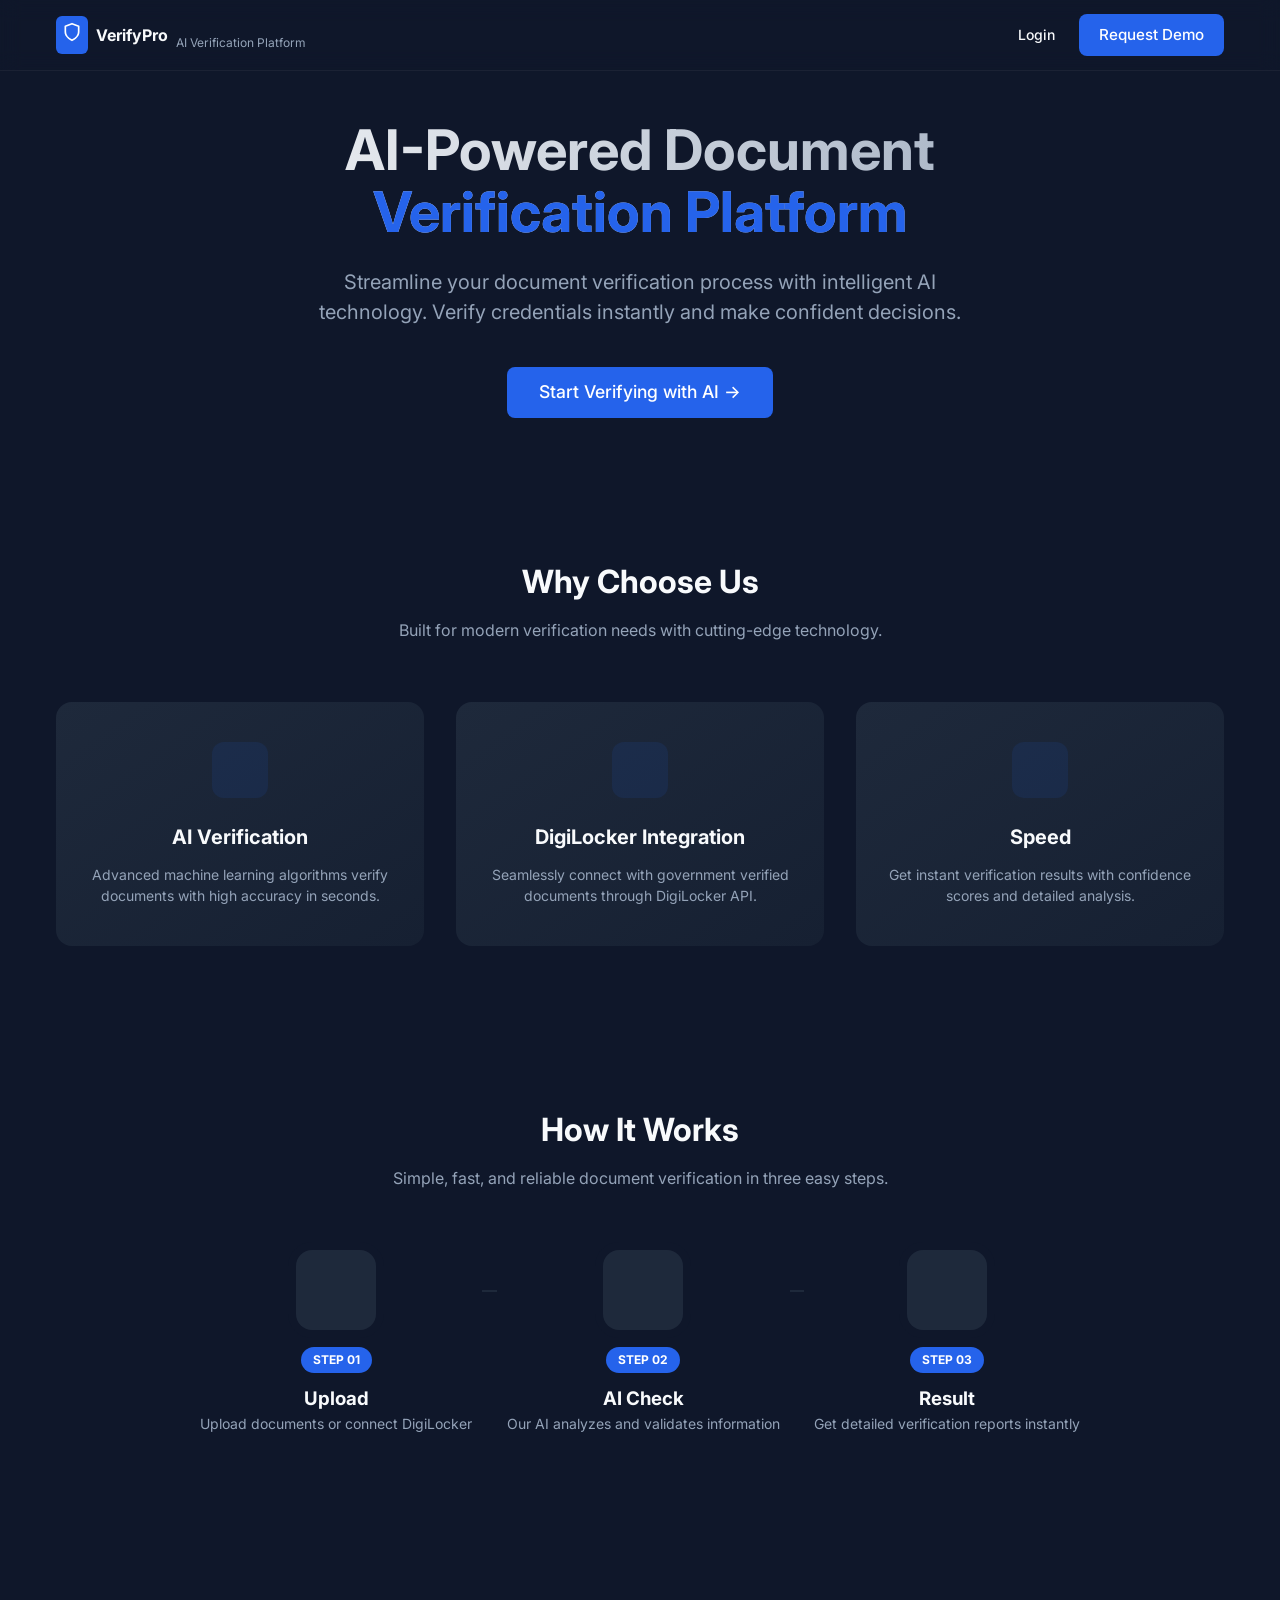
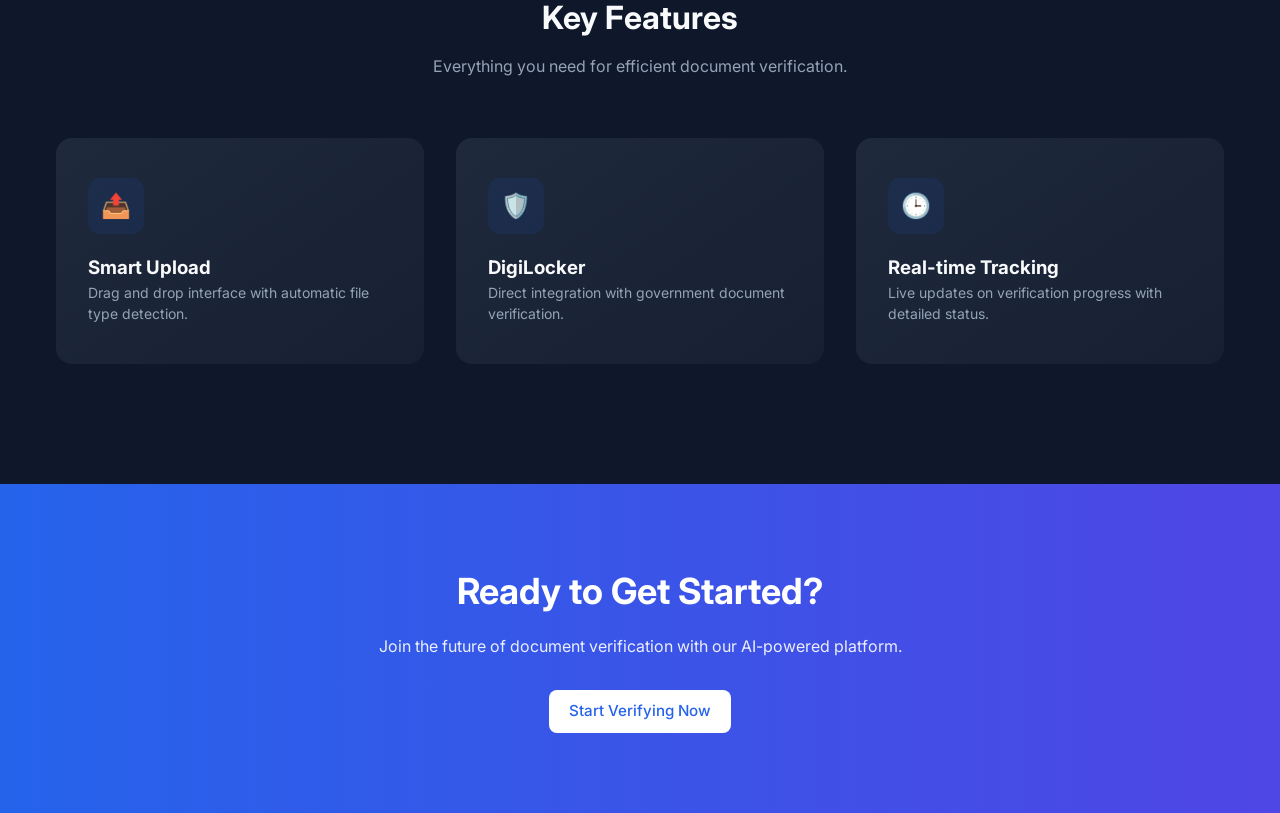
<file: index.html>
<!DOCTYPE html>
<html lang="en">

<head>
    <meta charset="UTF-8">
    <meta name="viewport" content="width=device-width, initial-scale=1.0">
    <title>VerifyPro - AI Document Verification</title>
    <link rel="stylesheet" href="css/style.css">
    <link href="https://fonts.googleapis.com/css2?family=Inter:wght@400;500;600;700&display=swap" rel="stylesheet">
    <style>
        /* Landing Specific Styles */
        .hero {
            padding: 120px 0 80px;
            text-align: center;
        }

        .hero h1 {
            font-size: 3.5rem;
            line-height: 1.1;
            margin-bottom: 24px;
            background: linear-gradient(to right, #fff, #94a3b8);
            -webkit-background-clip: text;
            -webkit-text-fill-color: transparent;
        }

        .highlight-blue {
            color: var(--primary-color);
            -webkit-text-fill-color: var(--primary-color);
        }

        .hero p {
            font-size: 1.25rem;
            color: var(--text-muted);
            max-width: 700px;
            margin: 0 auto 40px;
        }

        .feature-grid {
            display: grid;
            grid-template-columns: repeat(auto-fit, minmax(300px, 1fr));
            gap: 32px;
            margin-top: 60px;
        }

        .feature-card {
            background: linear-gradient(145deg, var(--background-card), #162032);
            padding: 40px 32px;
            text-align: center;
            border-radius: 16px;
            transition: transform 0.3s;
        }

        .feature-card:hover {
            transform: translateY(-5px);
        }

        .icon-box {
            width: 56px;
            height: 56px;
            background-color: rgba(37, 99, 235, 0.1);
            color: var(--primary-color);
            border-radius: 12px;
            display: flex;
            align-items: center;
            justify-content: center;
            margin: 0 auto 24px;
            font-size: 24px;
        }

        .steps-section {
            padding: 100px 0;
            text-align: center;
        }

        .steps-container {
            display: flex;
            justify-content: space-between;
            align-items: center;
            max-width: 900px;
            margin: 60px auto 0;
            position: relative;
        }

        /* Line connecting steps */
        .steps-container::before {
            content: '';
            position: absolute;
            top: 40px;
            left: 100px;
            right: 100px;
            height: 2px;
            background-color: var(--background-card);
            z-index: 0;
        }

        .step-item {
            position: relative;
            z-index: 1;
            background-color: var(--background-dark);
            padding: 0 10px;
        }

        .step-icon {
            width: 80px;
            height: 80px;
            background-color: var(--background-card);
            border-radius: 16px;
            display: flex;
            align-items: center;
            justify-content: center;
            margin: 0 auto 16px;
            font-size: 32px;
            color: var(--primary-color);
            box-shadow: 0 0 0 8px var(--background-dark);
            /* Fake spacing for line */
        }

        .step-badge {
            background-color: var(--primary-color);
            color: white;
            padding: 4px 12px;
            border-radius: 20px;
            font-size: 0.75rem;
            font-weight: 700;
            margin-bottom: 12px;
            display: inline-block;
        }

        .cta-section {
            background: linear-gradient(to right, #2563eb, #4f46e5);
            padding: 80px 0;
            text-align: center;
            color: white;
        }
    </style>
</head>

<body>
    <!-- Navbar -->
    <nav
        style="position: fixed; top: 0; width: 100%; z-index: 100; backdrop-filter: blur(10px); border-bottom: 1px solid rgba(255,255,255,0.05);">
        <div class="container flex justify-between items-center" style="height: 70px;">
            <div class="flex items-center gap-2">
                <div style="background: var(--primary-color); padding: 6px; border-radius: 6px;">
                    <svg width="20" height="20" viewBox="0 0 24 24" fill="none" stroke="currentColor" stroke-width="2"
                        stroke-linecap="round" stroke-linejoin="round" style="color: white;">
                        <path d="M12 22s8-4 8-10V5l-8-3-8 3v7c0 6 8 10 8 10z"></path>
                    </svg>
                </div>
                <span class="font-bold text-lg">VerifyPro</span>
                <span style="font-size: 0.75rem; color: var(--text-muted); align-self: flex-end; margin-bottom: 2px;">AI
                    Verification Platform</span>
            </div>
            <div class="flex items-center gap-6">
                <a href="pages/login.html" class="text-sm font-medium hover:text-primary">Login</a>
                <a href="#" class="btn btn-primary text-sm">Request Demo</a>
            </div>
        </div>
    </nav>

    <!-- Hero -->
    <header class="hero container">
        <h1>AI-Powered Document <br> <span class="highlight-blue">Verification Platform</span></h1>
        <p>Streamline your document verification process with intelligent AI technology. Verify credentials instantly
            and make confident decisions.</p>
        <a href="pages/login.html" class="btn btn-primary" style="padding: 12px 32px; font-size: 1.1rem;">
            Start Verifying with AI →
        </a>
    </header>

    <!-- Why Choose Us -->
    <section class="container" style="padding: 60px 16px;">
        <div class="text-center">
            <h2 style="font-size: 2rem; margin-bottom: 12px;">Why Choose Us</h2>
            <p class="text-muted">Built for modern verification needs with cutting-edge technology.</p>
        </div>
        <div class="feature-grid">
            <div class="feature-card">
                <div class="icon-box"></div>
                <h3 style="font-size: 1.25rem; margin-bottom: 12px;">AI Verification</h3>
                <p class="text-muted text-sm">Advanced machine learning algorithms verify documents with high accuracy
                    in seconds.</p>
            </div>
            <div class="feature-card">
                <div class="icon-box"></div>
                <h3 style="font-size: 1.25rem; margin-bottom: 12px;">DigiLocker Integration</h3>
                <p class="text-muted text-sm">Seamlessly connect with government verified documents through DigiLocker
                    API.</p>
            </div>
            <div class="feature-card">
                <div class="icon-box"></div>
                <h3 style="font-size: 1.25rem; margin-bottom: 12px;">Speed</h3>
                <p class="text-muted text-sm">Get instant verification results with confidence scores and detailed
                    analysis.</p>
            </div>
        </div>
    </section>

    <!-- How It Works -->
    <section class="steps-section container">
        <h2 style="font-size: 2rem; margin-bottom: 12px;">How It Works</h2>
        <p class="text-muted">Simple, fast, and reliable document verification in three easy steps.</p>

        <div class="steps-container">
            <div class="step-item text-center">
                <div class="step-icon"></div>
                <div class="step-badge">STEP 01</div>
                <h3 class="font-bold">Upload</h3>
                <p class="text-muted text-sm mt-2">Upload documents or connect DigiLocker</p>
            </div>
            <div class="step-item text-center">
                <div class="step-icon"></div>
                <div class="step-badge">STEP 02</div>
                <h3 class="font-bold">AI Check</h3>
                <p class="text-muted text-sm mt-2">Our AI analyzes and validates information</p>
            </div>
            <div class="step-item text-center">
                <div class="step-icon"></div>
                <div class="step-badge">STEP 03</div>
                <h3 class="font-bold">Result</h3>
                <p class="text-muted text-sm mt-2">Get detailed verification reports instantly</p>
            </div>
        </div>
    </section>

    <!-- Key Features -->
    <section class="container" style="padding: 60px 16px 120px;">
        <div class="text-center">
            <h2 style="font-size: 2rem; margin-bottom: 12px;">Key Features</h2>
            <p class="text-muted">Everything you need for efficient document verification.</p>
        </div>
        <div class="feature-grid">
            <div class="feature-card" style="text-align: left;">
                <div class="icon-box" style="margin: 0 0 20px;">📤</div>
                <h3 class="font-bold mb-2">Smart Upload</h3>
                <p class="text-muted text-sm">Drag and drop interface with automatic file type detection.</p>
            </div>
            <div class="feature-card" style="text-align: left;">
                <div class="icon-box" style="margin: 0 0 20px;">🛡️</div>
                <h3 class="font-bold mb-2">DigiLocker</h3>
                <p class="text-muted text-sm">Direct integration with government document verification.</p>
            </div>
            <div class="feature-card" style="text-align: left;">
                <div class="icon-box" style="margin: 0 0 20px;">🕒</div>
                <h3 class="font-bold mb-2">Real-time Tracking</h3>
                <p class="text-muted text-sm">Live updates on verification progress with detailed status.</p>
            </div>
        </div>
    </section>

    <!-- CTA -->
    <section class="cta-section">
        <div class="container">
            <h2 style="font-size: 2.25rem; font-weight: 700; margin-bottom: 16px;">Ready to Get Started?</h2>
            <p style="opacity: 0.9; margin-bottom: 32px;">Join the future of document verification with our AI-powered
                platform.</p>
            <a href="pages/login.html" class="btn" style="background: white; color: var(--primary-color);">Start
                Verifying Now</a>
        </div>
    </section>

</body>

</html>
</file>
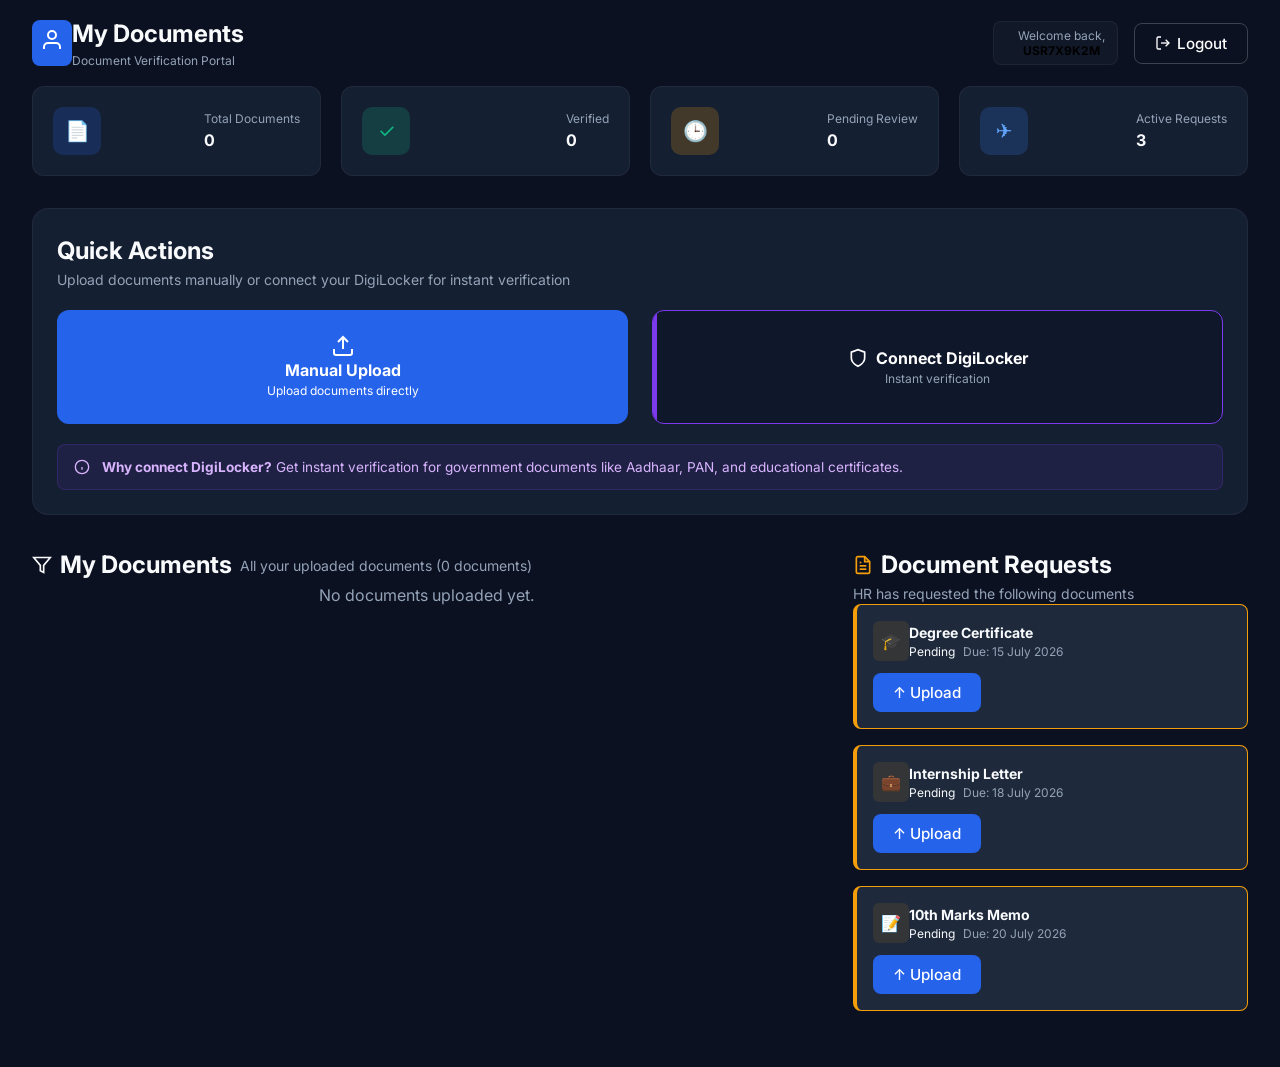
<file: pages/candidate-dashboard.html>
<!DOCTYPE html>
<html lang="en">

<head>
    <meta charset="UTF-8">
    <meta name="viewport" content="width=device-width, initial-scale=1.0">
    <title>My Documents - VerifyPro</title>
    <link rel="stylesheet" href="../css/style.css">
    <link href="https://fonts.googleapis.com/css2?family=Inter:wght@400;500;600;700&display=swap" rel="stylesheet">
    <style>
        /* Specific Dashboard Styles */
        body {
            background-color: #0B1120;
            /* Darker background from image */
        }

        .top-nav {
            display: flex;
            justify-content: space-between;
            align-items: center;
            padding: 16px 32px;
            background-color: transparent;
        }

        .user-pill {
            display: flex;
            align-items: center;
            gap: 12px;
            background: #111827;
            padding: 6px 12px;
            border-radius: 8px;
            border: 1px solid rgba(255, 255, 255, 0.05);
        }

        .dashboard-container {
            max-width: 1400px;
            margin: 0 auto;
            padding: 0 32px 40px;
        }

        /* Stats */
        .stats-grid {
            display: grid;
            grid-template-columns: repeat(4, 1fr);
            gap: 20px;
            margin-bottom: 32px;
        }

        .stat-card-new {
            background: #151F32;
            border: 1px solid rgba(255, 255, 255, 0.05);
            border-radius: 12px;
            padding: 20px;
            display: flex;
            align-items: center;
            justify-content: space-between;
        }

        .stat-icon-box {
            width: 48px;
            height: 48px;
            border-radius: 10px;
            display: flex;
            align-items: center;
            justify-content: center;
            font-size: 20px;
        }

        /* Quick Actions */
        .actions-section {
            background: #151F32;
            border: 1px solid rgba(255, 255, 255, 0.05);
            border-radius: 16px;
            padding: 24px;
            margin-bottom: 32px;
        }

        .action-buttons-grid {
            display: grid;
            grid-template-columns: 1fr 1fr;
            gap: 24px;
            margin-top: 20px;
        }

        .action-btn-large {
            display: flex;
            flex-direction: column;
            align-items: center;
            justify-content: center;
            padding: 24px;
            border-radius: 12px;
            transition: transform 0.2s;
            cursor: pointer;
            text-align: center;
        }

        .action-btn-large:active {
            transform: scale(0.98);
        }

        .btn-manual {
            background: #2563eb;
            color: white;
            border: none;
        }

        .btn-digilocker {
            background: #0F172A;
            border: 1px solid #7c3aed;
            /* Purple tint */
            color: white;
            position: relative;
            overflow: hidden;
        }

        .btn-digilocker::before {
            content: '';
            position: absolute;
            top: 0;
            left: 0;
            width: 4px;
            height: 100%;
            background: #7c3aed;
        }

        .info-banner {
            background: rgba(124, 58, 237, 0.1);
            border: 1px solid rgba(124, 58, 237, 0.2);
            border-radius: 8px;
            padding: 12px 16px;
            margin-top: 20px;
            display: flex;
            align-items: center;
            gap: 12px;
            color: #d8b4fe;
            font-size: 0.85rem;
        }

        /* Main Content Grid */
        .content-grid {
            display: grid;
            grid-template-columns: 2fr 1fr;
            gap: 32px;
        }

        /* Document List */
        .doc-card {
            background: #151F32;
            border: 1px solid rgba(255, 255, 255, 0.05);
            border-radius: 12px;
            padding: 20px;
            margin-bottom: 16px;
        }

        .doc-header {
            display: flex;
            justify-content: space-between;
            align-items: flex-start;
            margin-bottom: 16px;
        }

        .doc-icon {
            width: 40px;
            height: 40px;
            background: rgba(37, 99, 235, 0.1);
            color: #3b82f6;
            border-radius: 8px;
            display: flex;
            align-items: center;
            justify-content: center;
            margin-right: 16px;
        }

        .feedback-box {
            background: rgba(255, 255, 255, 0.03);
            border-left: 3px solid #3b82f6;
            padding: 12px;
            border-radius: 0 4px 4px 0;
            margin-top: 16px;
            font-size: 0.85rem;
            color: var(--text-muted);
        }

        /* Requests Sidebar */
        .request-card {
            background: #1E293B;
            border: 1px solid #f59e0b;
            /* Orange border for requests */
            border-left-width: 4px;
            border-radius: 8px;
            padding: 16px;
            margin-bottom: 16px;
        }

        .request-header {
            display: flex;
            justify-content: space-between;
            align-items: center;
            margin-bottom: 12px;
        }

        input[type="file"] {
            display: none;
        }
    </style>
</head>

<body>

    <!-- Top Nav -->
    <nav class="top-nav">
        <div class="flex items-center gap-3">
            <div style="background: var(--primary-color); padding: 8px; border-radius: 8px;">
                <svg width="24" height="24" viewBox="0 0 24 24" fill="none" stroke="currentColor" stroke-width="2"
                    style="color: white;">
                    <path d="M20 21v-2a4 4 0 0 0-4-4H8a4 4 0 0 0-4 4v2" />
                    <circle cx="12" cy="7" r="4" />
                </svg>
            </div>
            <div>
                <h1 class="font-bold text-white text-lg">My Documents</h1>
                <p class="text-muted text-xs">Document Verification Portal</p>
            </div>
        </div>

        <div class="flex items-center gap-4">
            <button class="user-pill">
                <div class="w-2 h-2 rounded-full bg-success"></div>
                <div class="text-right">
                    <p class="text-xs text-muted">Welcome back,</p>
                    <p class="text-xs font-bold text-white">USR7X9K2M</p>
                </div>
            </button>
            <button id="logoutBtn" class="btn btn-outline btn-sm">
                <svg width="16" height="16" viewBox="0 0 24 24" fill="none" stroke="currentColor" stroke-width="2"
                    style="margin-right: 6px;">
                    <path d="M9 21H5a2 2 0 0 1-2-2V5a2 2 0 0 1 2-2h4" />
                    <polyline points="16 17 21 12 16 7" />
                    <line x1="21" y1="12" x2="9" y2="12" />
                </svg>
                Logout
            </button>
        </div>
    </nav>

    <div class="dashboard-container">

        <!-- Stats Row -->
        <div class="stats-grid">
            <div class="stat-card-new">
                <div class="stat-icon-box" style="background: rgba(37,99,235,0.2); color: #3b82f6;">📄</div>
                <div class="text-right">
                    <p class="text-muted text-xs">Total Documents</p>
                    <p class="text-2xl font-bold text-white" id="statTotal">3</p>
                </div>
            </div>
            <div class="stat-card-new">
                <div class="stat-icon-box" style="background: rgba(16,185,129,0.2); color: #10b981;">✓</div>
                <div class="text-right">
                    <p class="text-muted text-xs">Verified</p>
                    <p class="text-2xl font-bold text-white" id="statVerified">1</p>
                </div>
            </div>
            <div class="stat-card-new">
                <div class="stat-icon-box" style="background: rgba(245,158,11,0.2); color: #f59e0b;">🕒</div>
                <div class="text-right">
                    <p class="text-muted text-xs">Pending Review</p>
                    <p class="text-2xl font-bold text-white" id="statPending">1</p>
                </div>
            </div>
            <div class="stat-card-new">
                <div class="stat-icon-box" style="background: rgba(59,130,246,0.2); color: #60a5fa;">✈️</div>
                <div class="text-right">
                    <p class="text-muted text-xs">Active Requests</p>
                    <p class="text-2xl font-bold text-white">3</p>
                </div>
            </div>
        </div>

        <!-- Quick Actions -->
        <div class="actions-section">
            <h2 class="font-bold text-white text-lg">Quick Actions</h2>
            <p class="text-muted text-sm">Upload documents manually or connect your DigiLocker for instant verification
            </p>

            <div class="action-buttons-grid">
                <div class="action-btn-large btn-manual" onclick="document.getElementById('fileInput').click()">
                    <svg width="24" height="24" viewBox="0 0 24 24" fill="none" stroke="currentColor" stroke-width="2"
                        class="mb-2">
                        <path d="M21 15v4a2 2 0 0 1-2 2H5a2 2 0 0 1-2-2v-4" />
                        <polyline points="17 8 12 3 7 8" />
                        <line x1="12" y1="3" x2="12" y2="15" />
                    </svg>
                    <span class="font-bold">Manual Upload</span>
                    <span class="text-xs opacity-80">Upload documents directly</span>
                </div>
                <div class="action-btn-large btn-digilocker" onclick="connectDigiLocker()">
                    <div class="flex items-center gap-2 mb-1">
                        <svg width="20" height="20" viewBox="0 0 24 24" fill="none" stroke="currentColor"
                            stroke-width="2">
                            <path d="M12 22s8-4 8-10V5l-8-3-8 3v7c0 6 8 10 8 10z"></path>
                        </svg>
                        <span class="font-bold">Connect DigiLocker</span>
                    </div>
                    <span class="text-xs text-muted">Instant verification</span>
                </div>
            </div>

            <div class="info-banner">
                <svg width="16" height="16" viewBox="0 0 24 24" fill="none" stroke="currentColor" stroke-width="2">
                    <circle cx="12" cy="12" r="10" />
                    <line x1="12" y1="16" x2="12" y2="12" />
                    <line x1="12" y1="8" x2="12.01" y2="8" />
                </svg>
                <span><strong>Why connect DigiLocker?</strong> Get instant verification for government documents like
                    Aadhaar, PAN, and educational certificates.</span>
            </div>
        </div>

        <div class="content-grid">
            <!-- Left: Documents List -->
            <div>
                <div class="flex items-center gap-2 mb-4">
                    <svg width="20" height="20" viewBox="0 0 24 24" fill="none" stroke="currentColor" stroke-width="2"
                        class="text-white">
                        <polygon points="22 3 2 3 10 12.46 10 19 14 21 14 12.46 22 3" />
                    </svg>
                    <h2 class="font-bold text-white text-lg">My Documents</h2>
                    <span class="text-muted text-sm ml-2">All your uploaded documents (<span id="docCount">0</span>
                        documents)</span>
                </div>

                <div id="documentsList">
                    <!-- Populated by JS -->
                </div>
            </div>

            <!-- Right: Requests -->
            <div>
                <div class="flex items-center gap-2 mb-4">
                    <svg width="20" height="20" viewBox="0 0 24 24" fill="none" stroke="currentColor" stroke-width="2"
                        style="color: #f59e0b;">
                        <path d="M14 2H6a2 2 0 0 0-2 2v16a2 2 0 0 0 2 2h12a2 2 0 0 0 2-2V8z" />
                        <polyline points="14 2 14 8 20 8" />
                        <line x1="16" y1="13" x2="8" y2="13" />
                        <line x1="16" y1="17" x2="8" y2="17" />
                        <polyline points="10 9 9 9 8 9" />
                    </svg>
                    <h2 class="font-bold text-white text-lg">Document Requests</h2>
                </div>
                <p class="text-muted text-sm mb-4">HR has requested the following documents</p>

                <div class="request-card">
                    <div class="request-header">
                        <div class="flex items-center gap-3">
                            <div
                                style="background: rgba(245,158,11,0.1); padding: 8px; border-radius: 6px; color: #f59e0b;">
                                🎓</div>
                            <div>
                                <h3 class="font-bold text-white text-sm">Degree Certificate</h3>
                                <div class="flex items-center gap-2 mt-1">
                                    <span
                                        class="text-xs px-2 py-0.5 rounded bg-warning/10 text-warning border border-warning/20">Pending</span>
                                    <span class="text-xs text-muted">Due: 15 July 2026</span>
                                </div>
                            </div>
                        </div>
                    </div>
                    <button class="btn btn-primary btn-sm w-full"
                        onclick="document.getElementById('fileInput').click()">↑ Upload</button>
                </div>

                <div class="request-card">
                    <div class="request-header">
                        <div class="flex items-center gap-3">
                            <div
                                style="background: rgba(245,158,11,0.1); padding: 8px; border-radius: 6px; color: #f59e0b;">
                                💼</div>
                            <div>
                                <h3 class="font-bold text-white text-sm">Internship Letter</h3>
                                <div class="flex items-center gap-2 mt-1">
                                    <span
                                        class="text-xs px-2 py-0.5 rounded bg-warning/10 text-warning border border-warning/20">Pending</span>
                                    <span class="text-xs text-muted">Due: 18 July 2026</span>
                                </div>
                            </div>
                        </div>
                    </div>
                    <button class="btn btn-primary btn-sm w-full"
                        onclick="document.getElementById('fileInput').click()">↑ Upload</button>
                </div>

                <div class="request-card">
                    <div class="request-header">
                        <div class="flex items-center gap-3">
                            <div
                                style="background: rgba(245,158,11,0.1); padding: 8px; border-radius: 6px; color: #f59e0b;">
                                📝</div>
                            <div>
                                <h3 class="font-bold text-white text-sm">10th Marks Memo</h3>
                                <div class="flex items-center gap-2 mt-1">
                                    <span
                                        class="text-xs px-2 py-0.5 rounded bg-warning/10 text-warning border border-warning/20">Pending</span>
                                    <span class="text-xs text-muted">Due: 20 July 2026</span>
                                </div>
                            </div>
                        </div>
                    </div>
                    <button class="btn btn-primary btn-sm w-full"
                        onclick="document.getElementById('fileInput').click()">↑ Upload</button>
                </div>
            </div>
        </div>
    </div>

    <!-- Hidden Input -->
    <input type="file" id="fileInput" accept=".pdf,.docx,.jpg,.png">

    <script type="module">
        import { MockDB } from '../js/mock-db.js';

        // Auth Check
        const user = MockDB.getCurrentUser();
        /*
        if (!user || user.role !== 'candidate') {
            window.location.href = 'login.html';
        }
        */

        // Listener for Upload
        document.getElementById('fileInput').addEventListener('change', (e) => {
            if (e.target.files && e.target.files[0]) {
                const file = e.target.files[0];

                // Determine mock type (Resume just for demo)
                const isResume = file.name.toLowerCase().includes('resume');

                MockDB.createCandidate({
                    name: user ? 'Current User' : 'Demo User',
                    email: user ? user.email : 'demo@user.com',
                    uploadDate: new Date().toISOString().split('T')[0],
                    documents: {
                        resume: file.name,
                        digiLocker: false
                    },
                    status: 'pending'
                });

                // Refresh UI
                renderDocuments();
            }
        });

        window.connectDigiLocker = () => {
            MockDB.createCandidate({
                name: 'DigiLocker Linked User',
                email: user ? user.email : 'demo@user.com',
                uploadDate: new Date().toISOString().split('T')[0],
                documents: {
                    resume: 'Imported from DigiLocker',
                    digiLocker: true
                },
                status: 'pending'
            });
            renderDocuments();
        };

        document.getElementById('logoutBtn').onclick = () => {
            MockDB.logout();
            window.location.href = 'login.html';
        };

        function renderDocuments() {
            const list = document.getElementById('documentsList');
            list.innerHTML = '';

            const candidates = MockDB.getAllCandidates(); // In real app, filter by current user
            // For demo, we show all "my" submissions (assuming single user mock) or filter by email
            const myDocs = candidates.filter(c => c.email === (user?.email || 'user@email.com'));

            // Update Stats
            document.getElementById('docCount').textContent = myDocs.length;
            document.getElementById('statTotal').textContent = myDocs.length;
            document.getElementById('statVerified').textContent = myDocs.filter(d => d.status === 'verified').length;
            document.getElementById('statPending').textContent = myDocs.filter(d => d.status === 'pending').length;

            if (myDocs.length === 0) {
                list.innerHTML = '<div class="text-center text-muted py-8">No documents uploaded yet.</div>';
                return;
            }

            myDocs.forEach(doc => {
                const isVerified = doc.status === 'verified';
                const isRejected = doc.status === 'rejected';

                let badgeClass = 'status-pending';
                let badgeText = '🕒 Pending';
                let iconColor = '#F59E0B'; // Orange

                if (isVerified) {
                    badgeClass = 'status-verified';
                    badgeText = '✓ Verified';
                    iconColor = '#10B981'; // Green
                } else if (isRejected) {
                    badgeClass = 'status-rejected';
                    badgeText = '✕ Rejected';
                    iconColor = '#EF4444'; // Red
                }

                // Confidence Bar
                let confidenceHTML = '';
                if (isVerified) {
                    confidenceHTML = `
                        <div class="mt-4">
                            <div class="flex justify-between text-xs mb-1">
                                <span class="text-white font-medium">Confidence Score</span>
                                <span class="text-white font-bold">94%</span>
                            </div>
                            <div class="w-full bg-white/10 rounded-full h-2">
                                <div class="bg-white h-2 rounded-full" style="width: 94%"></div>
                            </div>
                        </div>
                    `;
                }

                // Feedback
                let feedbackHTML = '';
                if (isVerified) {
                    feedbackHTML = `
                        <div class="feedback-box">
                            <strong class="text-white block mb-1">HR Feedback:</strong>
                            Resume verified successfully. All information matches.
                        </div>
                    `;
                } else if (isRejected) {
                    feedbackHTML = `
                        <div class="feedback-box" style="border-color: #ef4444;">
                            <strong class="text-white block mb-1">HR Feedback:</strong>
                            Document quality insufficient. Please upload a clearer version.
                        </div>
                    `;
                }

                const card = document.createElement('div');
                card.className = 'doc-card';
                card.innerHTML = `
                    <div class="doc-header">
                        <div class="flex items-center">
                            <div class="doc-icon">📄</div>
                            <div>
                                <h3 class="text-white font-bold">${doc.documents.resume}</h3>
                                <p class="text-muted text-xs">Resume</p>
                            </div>
                        </div>
                        <span class="status-badge ${badgeClass}" style="padding: 6px 12px;">${badgeText}</span>
                    </div>

                    ${confidenceHTML}

                    <div class="flex justify-between items-center mt-4 pt-4 border-t border-white/5">
                        <span class="text-xs text-muted">Uploaded: ${doc.uploadDate}</span>
                        <span class="text-xs px-2 py-1 rounded bg-white/5 text-white border border-white/10">
                            ${doc.documents.digiLocker ? 'DigiLocker' : 'Manual'}
                        </span>
                    </div>

                    ${feedbackHTML}
                `;
                list.appendChild(card);
            });
        }

        renderDocuments();

    </script>
</body>

</html>
</file>
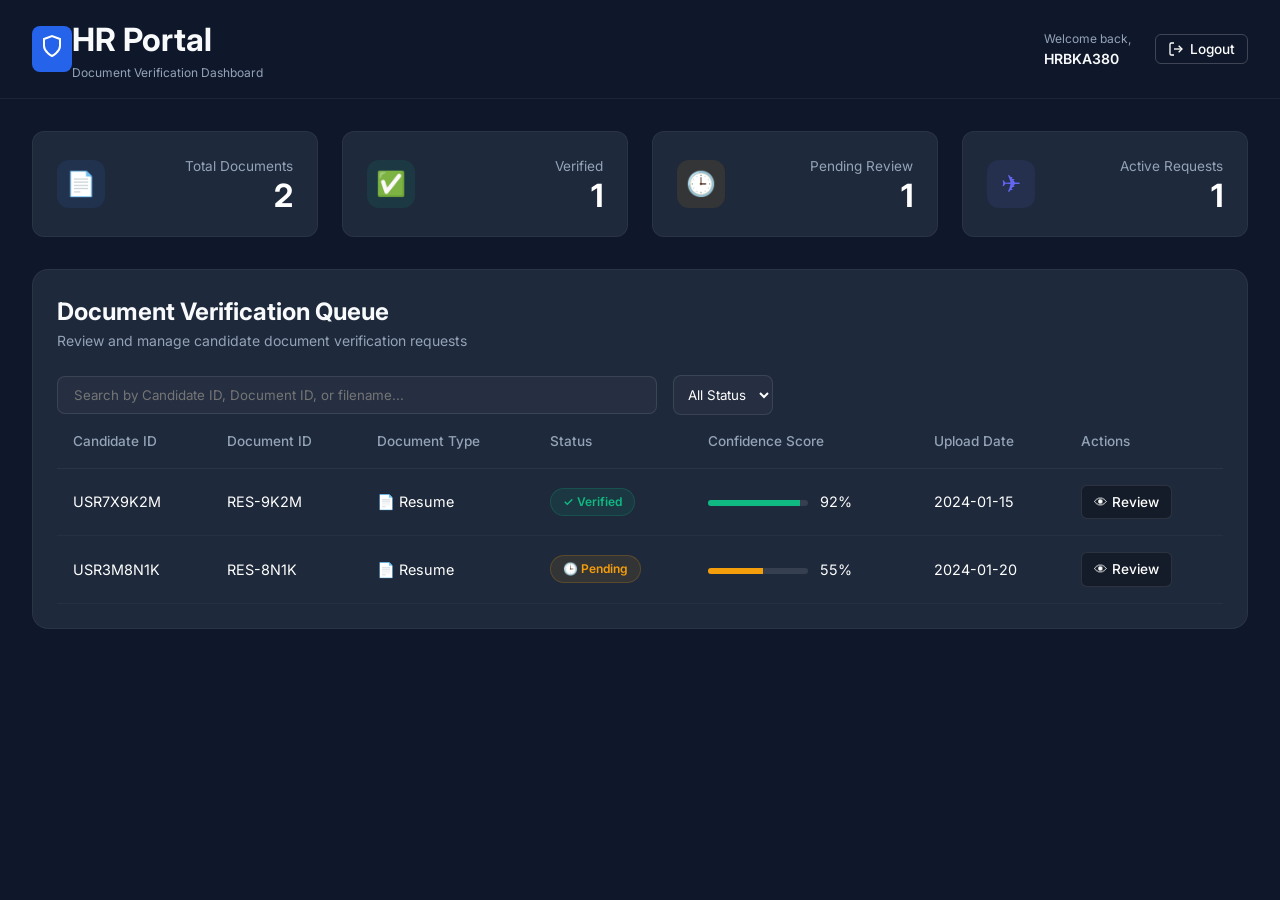
<file: pages/hr-dashboard.html>
<!DOCTYPE html>
<html lang="en">

<head>
    <meta charset="UTF-8">
    <meta name="viewport" content="width=device-width, initial-scale=1.0">
    <title>HR Portal - VerifyPro</title>
    <link rel="stylesheet" href="../css/style.css">
    <link href="https://fonts.googleapis.com/css2?family=Inter:wght@400;500;600;700&display=swap" rel="stylesheet">
    <style>
        /* Dashboard Specific Styles */
        .topbar {
            background-color: var(--background-dark);
            border-bottom: 1px solid rgba(255, 255, 255, 0.05);
            padding: 16px 32px;
            display: flex;
            justify-content: space-between;
            align-items: center;
        }

        .stats-grid {
            display: grid;
            grid-template-columns: repeat(4, 1fr);
            gap: 24px;
            padding: 32px;
        }

        .stat-card {
            background-color: var(--background-card);
            border: 1px solid rgba(255, 255, 255, 0.05);
            border-radius: 12px;
            padding: 24px;
            display: flex;
            align-items: center;
            justify-content: space-between;
        }

        .stat-icon {
            width: 48px;
            height: 48px;
            border-radius: 12px;
            display: flex;
            align-items: center;
            justify-content: center;
            font-size: 24px;
        }

        .stat-content {
            text-align: right;
        }

        .stat-label {
            color: var(--text-muted);
            font-size: 0.85rem;
            margin-bottom: 4px;
        }

        .stat-value {
            font-size: 2rem;
            font-weight: 700;
            color: white;
            line-height: 1;
        }

        .main-content {
            padding: 0 32px 32px;
        }

        .queue-card {
            background-color: var(--background-card);
            border-radius: 16px;
            border: 1px solid rgba(255, 255, 255, 0.05);
            padding: 24px;
        }

        .queue-header {
            display: flex;
            justify-content: space-between;
            align-items: flex-start;
            margin-bottom: 24px;
        }

        .search-bar {
            background-color: rgba(255, 255, 255, 0.03);
            border: 1px solid rgba(255, 255, 255, 0.1);
            border-radius: 8px;
            padding: 10px 16px;
            color: white;
            width: 100%;
            max-width: 600px;
            margin-right: 16px;
        }

        .table-container {
            overflow-x: auto;
        }

        table {
            width: 100%;
            border-collapse: collapse;
            text-align: left;
        }

        th {
            color: var(--text-muted);
            font-size: 0.85rem;
            font-weight: 500;
            padding: 16px;
            border-bottom: 1px solid rgba(255, 255, 255, 0.05);
        }

        td {
            padding: 16px;
            color: white;
            font-size: 0.9rem;
            border-bottom: 1px solid rgba(255, 255, 255, 0.03);
            vertical-align: middle;
        }

        .status-badge {
            display: inline-flex;
            align-items: center;
            gap: 6px;
            padding: 4px 12px;
            border-radius: 20px;
            font-size: 0.75rem;
            font-weight: 600;
            border: 1px solid transparent;
        }

        .status-verified {
            background: rgba(16, 185, 129, 0.1);
            color: var(--success);
            border-color: rgba(16, 185, 129, 0.2);
        }

        .status-pending {
            background: rgba(245, 158, 11, 0.1);
            color: var(--warning);
            border-color: rgba(245, 158, 11, 0.2);
        }

        .status-rejected {
            background: rgba(239, 68, 68, 0.1);
            color: var(--danger);
            border-color: rgba(239, 68, 68, 0.2);
        }

        .progress-bar {
            width: 100px;
            height: 6px;
            background-color: rgba(255, 255, 255, 0.1);
            border-radius: 3px;
            overflow: hidden;
            display: inline-block;
            vertical-align: middle;
            margin-right: 8px;
        }

        .progress-fill {
            height: 100%;
            background-color: white;
        }

        .btn-sm {
            padding: 6px 12px;
            font-size: 0.85rem;
            border-radius: 6px;
        }

        .btn-dark {
            background: rgba(0, 0, 0, 0.3);
            color: white;
            border: 1px solid rgba(255, 255, 255, 0.1);
        }

        .btn-dark:hover {
            background: rgba(0, 0, 0, 0.5);
        }
    </style>
</head>

<body>

    <!-- Topbar -->
    <header class="topbar">
        <div class="flex items-center gap-3">
            <div style="background: var(--primary-color); padding: 8px; border-radius: 8px;">
                <svg width="24" height="24" viewBox="0 0 24 24" fill="none" stroke="currentColor" stroke-width="2"
                    style="color: white;">
                    <path d="M12 22s8-4 8-10V5l-8-3-8 3v7c0 6 8 10 8 10z"></path>
                </svg>
            </div>
            <div>
                <h1 class="font-bold text-white text-lg">HR Portal</h1>
                <p class="text-muted text-xs">Document Verification Dashboard</p>
            </div>
        </div>
        <div class="flex items-center gap-6">
            <div class="text-right">
                <p class="text-xs text-muted">Welcome back,</p>
                <p class="text-sm font-semibold text-white">HRBKA380</p>
            </div>
            <button id="logoutBtn" class="btn btn-outline btn-sm">
                <svg width="16" height="16" viewBox="0 0 24 24" fill="none" stroke="currentColor" stroke-width="2"
                    style="margin-right: 6px;">
                    <path d="M9 21H5a2 2 0 0 1-2-2V5a2 2 0 0 1 2-2h4" />
                    <polyline points="16 17 21 12 16 7" />
                    <line x1="21" y1="12" x2="9" y2="12" />
                </svg>
                Logout
            </button>
        </div>
    </header>

    <!-- Stats -->
    <div class="stats-grid">
        <div class="stat-card">
            <div class="stat-icon" style="background: rgba(59, 130, 246, 0.1); color: #3b82f6;">📄</div>
            <div class="stat-content">
                <p class="stat-label">Total Documents</p>
                <p class="stat-value" id="statsTotal">3</p>
            </div>
        </div>
        <div class="stat-card">
            <div class="stat-icon" style="background: rgba(16, 185, 129, 0.1); color: #10b981;">✅</div>
            <div class="stat-content">
                <p class="stat-label">Verified</p>
                <p class="stat-value" id="statsVerified">1</p>
            </div>
        </div>
        <div class="stat-card">
            <div class="stat-icon" style="background: rgba(245, 158, 11, 0.1); color: #f59e0b;">🕒</div>
            <div class="stat-content">
                <p class="stat-label">Pending Review</p>
                <p class="stat-value" id="statsPending">1</p>
            </div>
        </div>
        <div class="stat-card">
            <div class="stat-icon" style="background: rgba(99, 102, 241, 0.1); color: #6366f1;">✈️</div>
            <div class="stat-content">
                <p class="stat-label">Active Requests</p>
                <p class="stat-value" id="statsActive">1</p>
            </div>
        </div>
    </div>

    <!-- Main Content -->
    <div class="main-content">
        <div class="queue-card">
            <div class="queue-header">
                <div>
                    <h2 class="font-bold text-xl text-white">Document Verification Queue</h2>
                    <p class="text-muted text-sm mt-1">Review and manage candidate document verification requests</p>
                </div>
                <!-- <button class="btn btn-primary btn-sm"> + Upload Document </button> -->
            </div>

            <div class="flex items-center mb-6">
                <input type="text" class="search-bar" placeholder="Search by Candidate ID, Document ID, or filename...">
                <select
                    style="background: rgba(255,255,255,0.03); border: 1px solid rgba(255,255,255,0.1); color: white; padding: 10px; border-radius: 8px;">
                    <option>All Status</option>
                    <option>Verified</option>
                    <option>Pending</option>
                </select>
            </div>

            <div class="table-container">
                <table>
                    <thead>
                        <tr>
                            <th>Candidate ID</th>
                            <th>Document ID</th>
                            <th>Document Type</th>
                            <th>Status</th>
                            <th>Confidence Score</th>
                            <th>Upload Date</th>
                            <th>Actions</th>
                        </tr>
                    </thead>
                    <tbody id="queueTableBody">
                        <!-- Populated by JS -->
                    </tbody>
                </table>
            </div>
        </div>
    </div>

    <script type="module">
        import { MockDB } from '../js/mock-db.js';

        // Check Auth using MockDB
        const user = MockDB.getCurrentUser();
        /*
        if (!user || user.role !== 'hr') {
            window.location.href = 'login.html';
        }
        */

        // Logout
        document.getElementById('logoutBtn').onclick = () => {
            MockDB.logout();
            window.location.href = 'login.html';
        };

        // Render Queue
        const candidates = MockDB.getAllCandidates();
        const tbody = document.getElementById('queueTableBody');

        // Update Stats
        document.getElementById('statsTotal').textContent = candidates.length;
        document.getElementById('statsVerified').textContent = candidates.filter(c => c.status === 'verified').length;
        document.getElementById('statsPending').textContent = candidates.filter(c => c.status === 'pending').length;
        document.getElementById('statsActive').textContent = candidates.filter(c => c.status === 'pending').length;

        candidates.forEach(c => {
            const tr = document.createElement('tr');

            // Format Status
            let statusBadge = '';
            if (c.status === 'verified') statusBadge = '<span class="status-badge status-verified">✓ Verified</span>';
            else if (c.status === 'rejected') statusBadge = '<span class="status-badge status-rejected">✕ Rejected</span>';
            else statusBadge = '<span class="status-badge status-pending">🕒 Pending</span>';

            // Format Risk
            let riskColor = '#10b981'; // Green
            if (c.riskScore > 30) riskColor = '#f59e0b'; // Orange
            if (c.riskScore > 70) riskColor = '#ef4444'; // Red

            tr.innerHTML = `
                <td>${c.id}</td>
                <td>RES-${c.id.substr(-4)}</td>
                <td>📄 Resume</td>
                <td>${statusBadge}</td>
                <td>
                    <div class="progress-bar"><div class="progress-fill" style="width: ${100 - c.riskScore}%; background: ${riskColor}"></div></div>
                    ${100 - c.riskScore}%
                </td>
                <td>${c.uploadDate}</td>
                <td>
                    <a href="verification-details.html?id=${c.id}" class="btn btn-dark btn-sm">👁 Review</a>
                </td>
            `;
            tbody.appendChild(tr);
        });

        // Search Filter
        const searchInput = document.querySelector('.search-bar');
        searchInput.addEventListener('input', (e) => {
            const val = e.target.value.toLowerCase();
            const rows = tbody.querySelectorAll('tr');
            rows.forEach(row => {
                const text = row.innerText.toLowerCase();
                row.style.display = text.includes(val) ? '' : 'none';
            });
        });
    </script>
</body>

</html>
</file>
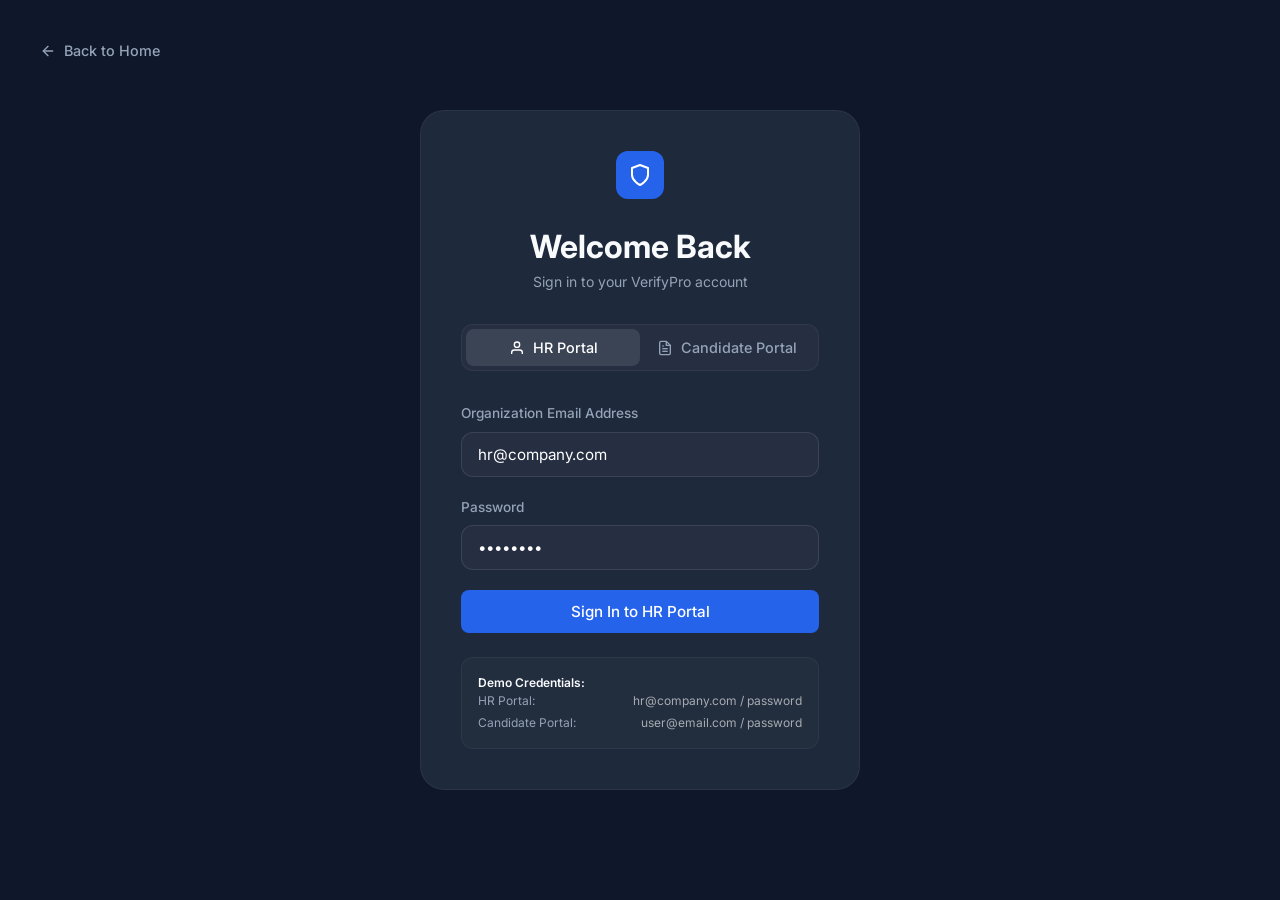
<file: pages/login.html>
<!DOCTYPE html>
<html lang="en">

<head>
    <meta charset="UTF-8">
    <meta name="viewport" content="width=device-width, initial-scale=1.0">
    <title>Login - VerifyPro</title>
    <link rel="stylesheet" href="../css/style.css">
    <link href="https://fonts.googleapis.com/css2?family=Inter:wght@400;500;600;700&display=swap" rel="stylesheet">
    <style>
        body {
            display: flex;
            align-items: center;
            justify-content: center;
            min-height: 100vh;
            background-color: var(--background-dark);
            position: relative;
        }

        .back-link {
            position: absolute;
            top: 40px;
            left: 40px;
            display: flex;
            align-items: center;
            gap: 8px;
            color: var(--text-muted);
            font-size: 0.9rem;
            font-weight: 500;
        }

        .back-link:hover {
            color: white;
        }

        .auth-card {
            background-color: var(--background-card);
            border: 1px solid rgba(255, 255, 255, 0.05);
            border-radius: 24px;
            padding: 40px;
            width: 100%;
            max-width: 440px;
            box-shadow: var(--shadow-xl);
            text-align: center;
        }

        .logo-box {
            width: 48px;
            height: 48px;
            background-color: var(--primary-color);
            border-radius: 12px;
            display: flex;
            align-items: center;
            justify-content: center;
            margin: 0 auto 24px;
            color: white;
        }

        .tab-group {
            background-color: rgba(255, 255, 255, 0.03);
            border: 1px solid rgba(255, 255, 255, 0.05);
            padding: 4px;
            border-radius: 12px;
            display: flex;
            margin: 32px 0;
        }

        .tab-btn {
            flex: 1;
            padding: 10px;
            border-radius: 8px;
            font-size: 0.9rem;
            font-weight: 500;
            color: var(--text-muted);
            background: transparent;
            border: none;
            display: flex;
            align-items: center;
            justify-content: center;
            gap: 8px;
        }

        .tab-btn.active {
            background-color: rgba(255, 255, 255, 0.1);
            color: white;
        }

        .form-group {
            text-align: left;
            margin-bottom: 20px;
        }

        .label {
            display: block;
            font-size: 0.85rem;
            font-weight: 500;
            color: var(--text-muted);
            margin-bottom: 8px;
        }

        .input {
            width: 100%;
            background-color: rgba(255, 255, 255, 0.03);
            border: 1px solid rgba(255, 255, 255, 0.1);
            border-radius: 12px;
            padding: 12px 16px;
            color: white;
            font-size: 0.95rem;
            outline: none;
            transition: border-color 0.2s;
        }

        .input:focus {
            border-color: var(--primary-color);
            box-shadow: 0 0 0 2px rgba(37, 99, 235, 0.2);
        }

        .checkbox-group {
            display: flex;
            align-items: center;
            justify-content: space-between;
            margin-bottom: 24px;
            font-size: 0.85rem;
        }

        .checkbox-label {
            display: flex;
            align-items: center;
            gap: 8px;
            color: var(--text-muted);
            cursor: pointer;
        }

        .text-link {
            color: var(--primary-color);
            font-weight: 500;
        }

        .demo-credentials {
            background-color: rgba(255, 255, 255, 0.02);
            border: 1px solid rgba(255, 255, 255, 0.05);
            border-radius: 12px;
            padding: 16px;
            margin-top: 24px;
            text-align: left;
        }

        .demo-row {
            display: flex;
            justify-content: space-between;
            font-size: 0.75rem;
            color: var(--text-muted);
            margin-bottom: 4px;
        }

        .demo-row:last-child {
            margin-bottom: 0;
        }

        .demo-val {
            color: rgba(255, 255, 255, 0.6);
        }
    </style>
</head>

<body>

    <a href="../index.html" class="back-link">
        <svg width="16" height="16" viewBox="0 0 24 24" fill="none" stroke="currentColor" stroke-width="2"
            stroke-linecap="round" stroke-linejoin="round">
            <path d="M19 12H5" />
            <path d="M12 19l-7-7 7-7" />
        </svg>
        Back to Home
    </a>

    <div class="auth-card">
        <div class="logo-box">
            <svg width="24" height="24" viewBox="0 0 24 24" fill="none" stroke="currentColor" stroke-width="2"
                stroke-linecap="round" stroke-linejoin="round">
                <path d="M12 22s8-4 8-10V5l-8-3-8 3v7c0 6 8 10 8 10z"></path>
            </svg>
        </div>
        <h1 class="font-bold text-white text-2xl mb-2">Welcome Back</h1>
        <p class="text-muted text-sm">Sign in to your VerifyPro account</p>

        <!-- Role Tabs -->
        <div class="tab-group">
            <button class="tab-btn active" onclick="switchTab('hr')">
                <svg width="16" height="16" viewBox="0 0 24 24" fill="none" stroke="currentColor" stroke-width="2">
                    <path d="M20 21v-2a4 4 0 0 0-4-4H8a4 4 0 0 0-4 4v2" />
                    <circle cx="12" cy="7" r="4" />
                </svg>
                HR Portal
            </button>
            <button class="tab-btn" onclick="switchTab('candidate')">
                <svg width="16" height="16" viewBox="0 0 24 24" fill="none" stroke="currentColor" stroke-width="2">
                    <path d="M14 2H6a2 2 0 0 0-2 2v16a2 2 0 0 0 2 2h12a2 2 0 0 0 2-2V8z" />
                    <polyline points="14 2 14 8 20 8" />
                    <line x1="16" y1="13" x2="8" y2="13" />
                    <line x1="16" y1="17" x2="8" y2="17" />
                    <polyline points="10 9 9 9 8 9" />
                </svg>
                Candidate Portal
            </button>
        </div>

        <form id="loginForm">
            <div class="form-group">
                <label class="label" id="emailLabel">Organization Email Address</label>
                <input type="email" id="emailInput" class="input" placeholder="Enter your email" required
                    value="hr@company.com">
            </div>

            <div class="form-group">
                <label class="label">Password</label>
                <input type="password" class="input" placeholder="Enter your password" required value="password">
            </div>

            <button type="submit" class="btn btn-primary" style="width: 100%; padding: 12px;" id="submitBtn">
                Sign In to HR Portal
            </button>
        </form>

        <div class="demo-credentials">
            <div class="font-semibold text-xs text-white mb-2">Demo Credentials:</div>
            <div class="demo-row">
                <span>HR Portal:</span>
                <span class="demo-val">hr@company.com / password</span>
            </div>
            <div class="demo-row">
                <span>Candidate Portal:</span>
                <span class="demo-val">user@email.com / password</span>
            </div>
        </div>
    </div>

    <script type="module">
        import { MockDB } from '../js/mock-db.js';

        let currentRole = 'hr';

        window.switchTab = (role) => {
            currentRole = role;
            const btns = document.querySelectorAll('.tab-btn');
            btns.forEach(btn => btn.classList.remove('active'));

            const emailLabel = document.getElementById('emailLabel');
            const submitBtn = document.getElementById('submitBtn');
            const emailInput = document.getElementById('emailInput');

            if (role === 'hr') {
                btns[0].classList.add('active');
                emailLabel.textContent = 'Organization Email Address';
                submitBtn.textContent = 'Sign In to HR Portal';
                emailInput.value = 'hr@company.com';
            } else {
                btns[1].classList.add('active');
                emailLabel.textContent = 'Email Address';
                submitBtn.textContent = 'Sign In to Candidate Portal';
                emailInput.value = 'user@email.com';
            }
        };

        document.getElementById('loginForm').onsubmit = (e) => {
            e.preventDefault();
            const btn = document.getElementById('submitBtn');
            btn.textContent = 'Signing in...';
            btn.disabled = true;

            const email = document.getElementById('emailInput').value;

            // Mock DB Log in
            MockDB.login(email, currentRole);

            setTimeout(() => {
                if (currentRole === 'candidate') {
                    window.location.href = 'candidate-dashboard.html';
                } else {
                    window.location.href = 'hr-dashboard.html';
                }
            }, 800);
        };
    </script>
</body>

</html>
</file>
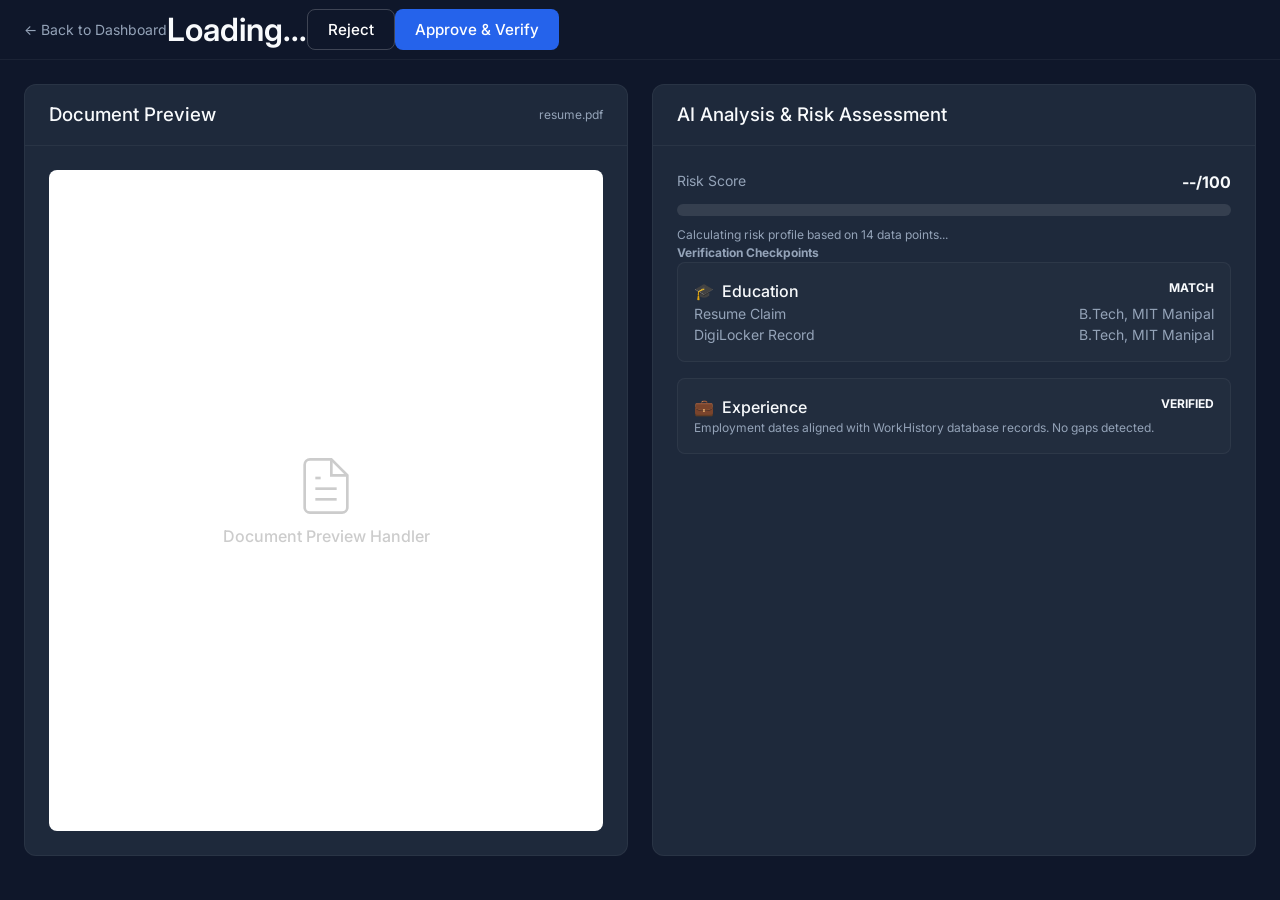
<file: pages/verification-details.html>
<!DOCTYPE html>
<html lang="en">

<head>
    <meta charset="UTF-8">
    <meta name="viewport" content="width=device-width, initial-scale=1.0">
    <title>Verification Details - VerifyPro</title>
    <link rel="stylesheet" href="../css/style.css">
    <link href="https://fonts.googleapis.com/css2?family=Inter:wght@400;500;600;700&display=swap" rel="stylesheet">
    <style>
        .split-layout {
            display: grid;
            grid-template-columns: 1fr 1fr;
            gap: 24px;
            height: calc(100vh - 80px);
            /* Minus header */
            padding: 24px;
        }

        .panel {
            background: var(--background-card);
            border: 1px solid rgba(255, 255, 255, 0.05);
            border-radius: 12px;
            display: flex;
            flex-direction: column;
            overflow: hidden;
        }

        .panel-header {
            padding: 16px 24px;
            border-bottom: 1px solid rgba(255, 255, 255, 0.05);
            display: flex;
            justify-content: space-between;
            align-items: center;
        }

        .panel-body {
            flex: 1;
            padding: 24px;
            overflow-y: auto;
        }

        .resume-preview {
            background: #fff;
            height: 100%;
            width: 100%;
            border-radius: 8px;
            display: flex;
            justify-content: center;
            align-items: center;
            color: #ccc;
        }

        .risk-meter {
            height: 12px;
            background: rgba(255, 255, 255, 0.1);
            border-radius: 6px;
            overflow: hidden;
            margin: 10px 0;
        }

        .risk-fill {
            height: 100%;
            transition: width 0.5s;
        }

        .verification-item {
            background: rgba(255, 255, 255, 0.02);
            border: 1px solid rgba(255, 255, 255, 0.05);
            padding: 16px;
            border-radius: 8px;
            margin-bottom: 16px;
        }

        .status-badge {
            display: inline-flex;
            align-items: center;
            gap: 6px;
            padding: 4px 12px;
            border-radius: 20px;
            font-size: 0.75rem;
            font-weight: 600;
            border: 1px solid transparent;
        }

        .status-verified {
            background: rgba(16, 185, 129, 0.1);
            color: var(--success);
            border-color: rgba(16, 185, 129, 0.2);
        }

        .status-pending {
            background: rgba(245, 158, 11, 0.1);
            color: var(--warning);
            border-color: rgba(245, 158, 11, 0.2);
        }

        .status-rejected {
            background: rgba(239, 68, 68, 0.1);
            color: var(--danger);
            border-color: rgba(239, 68, 68, 0.2);
        }
    </style>
</head>

<body>
    <header
        style="height: 60px; border-bottom: 1px solid rgba(255,255,255,0.05); display: flex; align-items: center; padding: 0 24px; background: var(--background-dark);">
        <a href="hr-dashboard.html" class="flex items-center gap-2 text-muted hover:text-white text-sm">
            ← Back to Dashboard
        </a>
        <div class="ml-4 pl-4 border-l border-white/10">
            <h1 class="font-semibold text-white" id="candidateName">Loading...</h1>
        </div>
        <div class="ml-auto flex gap-3">
            <button class="btn btn-outline btn-sm text-danger border-danger/30 hover:bg-danger/10"
                onclick="updateStatus('rejected')">Reject</button>
            <button class="btn btn-primary btn-sm" onclick="updateStatus('verified')">Approve & Verify</button>
        </div>
    </header>

    <div class="split-layout">
        <!-- Left: Document Preview -->
        <div class="panel">
            <div class="panel-header">
                <h3 class="font-medium text-white">Document Preview</h3>
                <span class="text-xs text-muted" id="docName">resume.pdf</span>
            </div>
            <div class="panel-body bg-slate-900/50">
                <div class="resume-preview">
                    <!-- Placeholder UI for PDF -->
                    <div class="text-center">
                        <svg width="64" height="64" viewBox="0 0 24 24" fill="none" stroke="currentColor"
                            stroke-width="1" class="mx-auto mb-4">
                            <path d="M14 2H6a2 2 0 0 0-2 2v16a2 2 0 0 0 2 2h12a2 2 0 0 0 2-2V8z" />
                            <polyline points="14 2 14 8 20 8" />
                            <line x1="16" y1="13" x2="8" y2="13" />
                            <line x1="16" y1="17" x2="8" y2="17" />
                            <polyline points="10 9 9 9 8 9" />
                        </svg>
                        <p class="text-slate-500 font-medium">Document Preview Handler</p>
                    </div>
                </div>
            </div>
        </div>

        <!-- Right: AI Analysis -->
        <div class="panel">
            <div class="panel-header">
                <h3 class="font-medium text-white">AI Analysis & Risk Assessment</h3>
                <div id="statusBadge"></div>
            </div>
            <div class="panel-body">
                <div class="mb-8">
                    <div class="flex justify-between items-end mb-2">
                        <span class="text-sm text-muted">Risk Score</span>
                        <span class="font-bold text-xl" id="riskScoreVal">--/100</span>
                    </div>
                    <div class="risk-meter">
                        <div class="risk-fill" id="riskBar" style="width: 0%; background: var(--success);"></div>
                    </div>
                    <p class="text-xs text-muted mt-2" id="riskText">Calculating risk profile based on 14 data points...
                    </p>
                </div>

                <h4 class="text-xs font-bold text-muted uppercase mb-4">Verification Checkpoints</h4>

                <div class="verification-item">
                    <div class="flex justify-between items-start mb-2">
                        <div class="flex items-center gap-2">
                            <span class="text-primary">🎓</span>
                            <span class="font-medium text-white">Education</span>
                        </div>
                        <span class="text-xs font-bold text-success" id="eduStatus">MATCH</span>
                    </div>
                    <div class="text-sm text-muted">
                        <div class="flex justify-between py-1 border-b border-white/5">
                            <span>Resume Claim</span>
                            <span class="text-white">B.Tech, MIT Manipal</span>
                        </div>
                        <div class="flex justify-between py-1">
                            <span>DigiLocker Record</span>
                            <span class="text-white">B.Tech, MIT Manipal</span>
                        </div>
                    </div>
                </div>

                <div class="verification-item">
                    <div class="flex justify-between items-start mb-2">
                        <div class="flex items-center gap-2">
                            <span class="text-primary">💼</span>
                            <span class="font-medium text-white">Experience</span>
                        </div>
                        <span class="text-xs font-bold text-success">VERIFIED</span>
                    </div>
                    <p class="text-xs text-muted mt-1">
                        Employment dates aligned with WorkHistory database records. No gaps detected.
                    </p>
                </div>

            </div>
        </div>
    </div>

    <script type="module">
        import { MockDB, VerificationEngine } from '../js/mock-db.js';

        // Get ID from URL
        const params = new URLSearchParams(window.location.search);
        const candidateId = params.get('id');
        let candidate = null;

        async function init() {
            if (!candidateId) {
                alert('No candidate ID specified');
                window.location.href = 'hr-dashboard.html';
                return;
            }

            candidate = MockDB.getCandidateById(candidateId);
            if (!candidate) return;

            // Render Header
            document.getElementById('candidateName').textContent = candidate.name;
            document.getElementById('docName').textContent = candidate.documents?.resume || 'Document';

            // Show current status badge
            const badgeContainer = document.getElementById('statusBadge');
            if (candidate.status === 'verified') {
                badgeContainer.innerHTML = '<span class="status-badge status-verified" style="padding: 6px 12px; font-size: 0.9rem;">✓ Verified</span>';
            } else if (candidate.status === 'rejected') {
                badgeContainer.innerHTML = '<span class="status-badge status-rejected" style="padding: 6px 12px; font-size: 0.9rem;">✕ Rejected</span>';
            } else {
                badgeContainer.innerHTML = '<span class="status-badge status-pending" style="padding: 6px 12px; font-size: 0.9rem;">🕒 Pending Review</span>';
            }

            // Run Analysis
            const analysis = await VerificationEngine.runAnalysis(candidateId);

            // Render Risk based on Deterministic Logic
            const score = analysis.riskScore;
            const bar = document.getElementById('riskBar');
            document.getElementById('riskScoreVal').textContent = `${score}/100`;
            bar.style.width = `${score}%`;

            if (score > 70) {
                bar.style.backgroundColor = 'var(--danger)';
                document.getElementById('riskText').textContent = 'High risk detected. Proceed with caution.';
            } else if (score > 30) {
                bar.style.backgroundColor = 'var(--warning)';
                document.getElementById('riskText').textContent = 'Medium risk. Manual verification recommended.';
            } else {
                bar.style.backgroundColor = 'var(--success)';
                document.getElementById('riskText').textContent = 'Low risk. Profile matches records.';
            }

            // Mismatch Logic
            if (analysis.discrepancies.length > 0) {
                document.getElementById('eduStatus').textContent = 'MISMATCH';
                document.getElementById('eduStatus').classList.remove('text-success');
                document.getElementById('eduStatus').classList.add('text-danger');
            }
        }

        window.updateStatus = (status) => {
            if (!candidate) return;
            MockDB.updateCandidateStatus(candidate.id, status);
            window.location.href = 'hr-dashboard.html';
        };

        if (candidateId) init();
    </script>
</body>

</html>
</file>
<file: css/style.css>
/* Global Styles & Variables */
:root {
    /* Colors */
    --primary-color: #2563eb;
    /* Blue 600 */
    --primary-hover: #1d4ed8;
    /* Blue 700 */
    --background-dark: #0f172a;
    /* Slate 900 */
    --background-card: #1e293b;
    /* Slate 800 */
    --background-light: #f8fafc;
    /* Slate 50 */
    --text-main: #f8fafc;
    /* Light text for dark mode */
    --text-muted: #94a3b8;
    /* Slate 400 */
    --text-dark: #0f172a;
    /* Dark text for light mode */

    --success: #10b981;
    /* Emerald 500 */
    --warning: #f59e0b;
    /* Amber 500 */
    --danger: #ef4444;
    /* Red 500 */

    /* Spacing */
    --spacing-xs: 4px;
    --spacing-sm: 8px;
    --spacing-md: 16px;
    --spacing-lg: 24px;
    --spacing-xl: 32px;

    /* Border Radius */
    --radius-sm: 6px;
    --radius-md: 8px;
    --radius-lg: 12px;

    /* Shadows */
    --shadow-sm: 0 1px 2px 0 rgb(0 0 0 / 0.05);
    --shadow-md: 0 4px 6px -1px rgb(0 0 0 / 0.1), 0 2px 4px -2px rgb(0 0 0 / 0.1);
    --shadow-lg: 0 10px 15px -3px rgb(0 0 0 / 0.1), 0 4px 6px -4px rgb(0 0 0 / 0.1);
}

* {
    box-sizing: border-box;
    margin: 0;
    padding: 0;
    font-family: 'Inter', system-ui, -apple-system, sans-serif;
}

body {
    background-color: var(--background-dark);
    color: var(--text-main);
    line-height: 1.5;
    -webkit-font-smoothing: antialiased;
}

a {
    text-decoration: none;
    color: inherit;
    transition: color 0.2s;
}

button {
    cursor: pointer;
    border: none;
    font-family: inherit;
    transition: all 0.2s;
}

/* Utilities */
.container {
    max-width: 1200px;
    margin: 0 auto;
    padding: 0 var(--spacing-md);
}

.flex {
    display: flex;
}

.flex-col {
    flex-direction: column;
}

.items-center {
    align-items: center;
}

.justify-between {
    justify-content: space-between;
}

.justify-center {
    justify-content: center;
}

.gap-2 {
    gap: var(--spacing-sm);
}

.gap-4 {
    gap: var(--spacing-md);
}

.gap-6 {
    gap: var(--spacing-lg);
}

.text-center {
    text-align: center;
}

.text-sm {
    font-size: 0.875rem;
}

.text-xs {
    font-size: 0.75rem;
}

.font-bold {
    font-weight: 700;
}

.font-semibold {
    font-weight: 600;
}

.font-medium {
    font-weight: 500;
}

.text-primary {
    color: var(--primary-color);
}

.text-muted {
    color: var(--text-muted);
}

/* Components */
.btn {
    display: inline-flex;
    align-items: center;
    justify-content: center;
    padding: 10px 20px;
    border-radius: var(--radius-md);
    font-weight: 500;
    font-size: 0.95rem;
}

.btn-primary {
    background-color: var(--primary-color);
    color: white;
}

.btn-primary:hover {
    background-color: var(--primary-hover);
}

.btn-outline {
    background-color: transparent;
    border: 1px solid rgba(255, 255, 255, 0.2);
    color: white;
}

.btn-outline:hover {
    background-color: rgba(255, 255, 255, 0.1);
}

.card {
    background-color: var(--background-card);
    border: 1px solid rgba(255, 255, 255, 0.1);
    border-radius: var(--radius-lg);
    padding: var(--spacing-lg);
}
</file>
